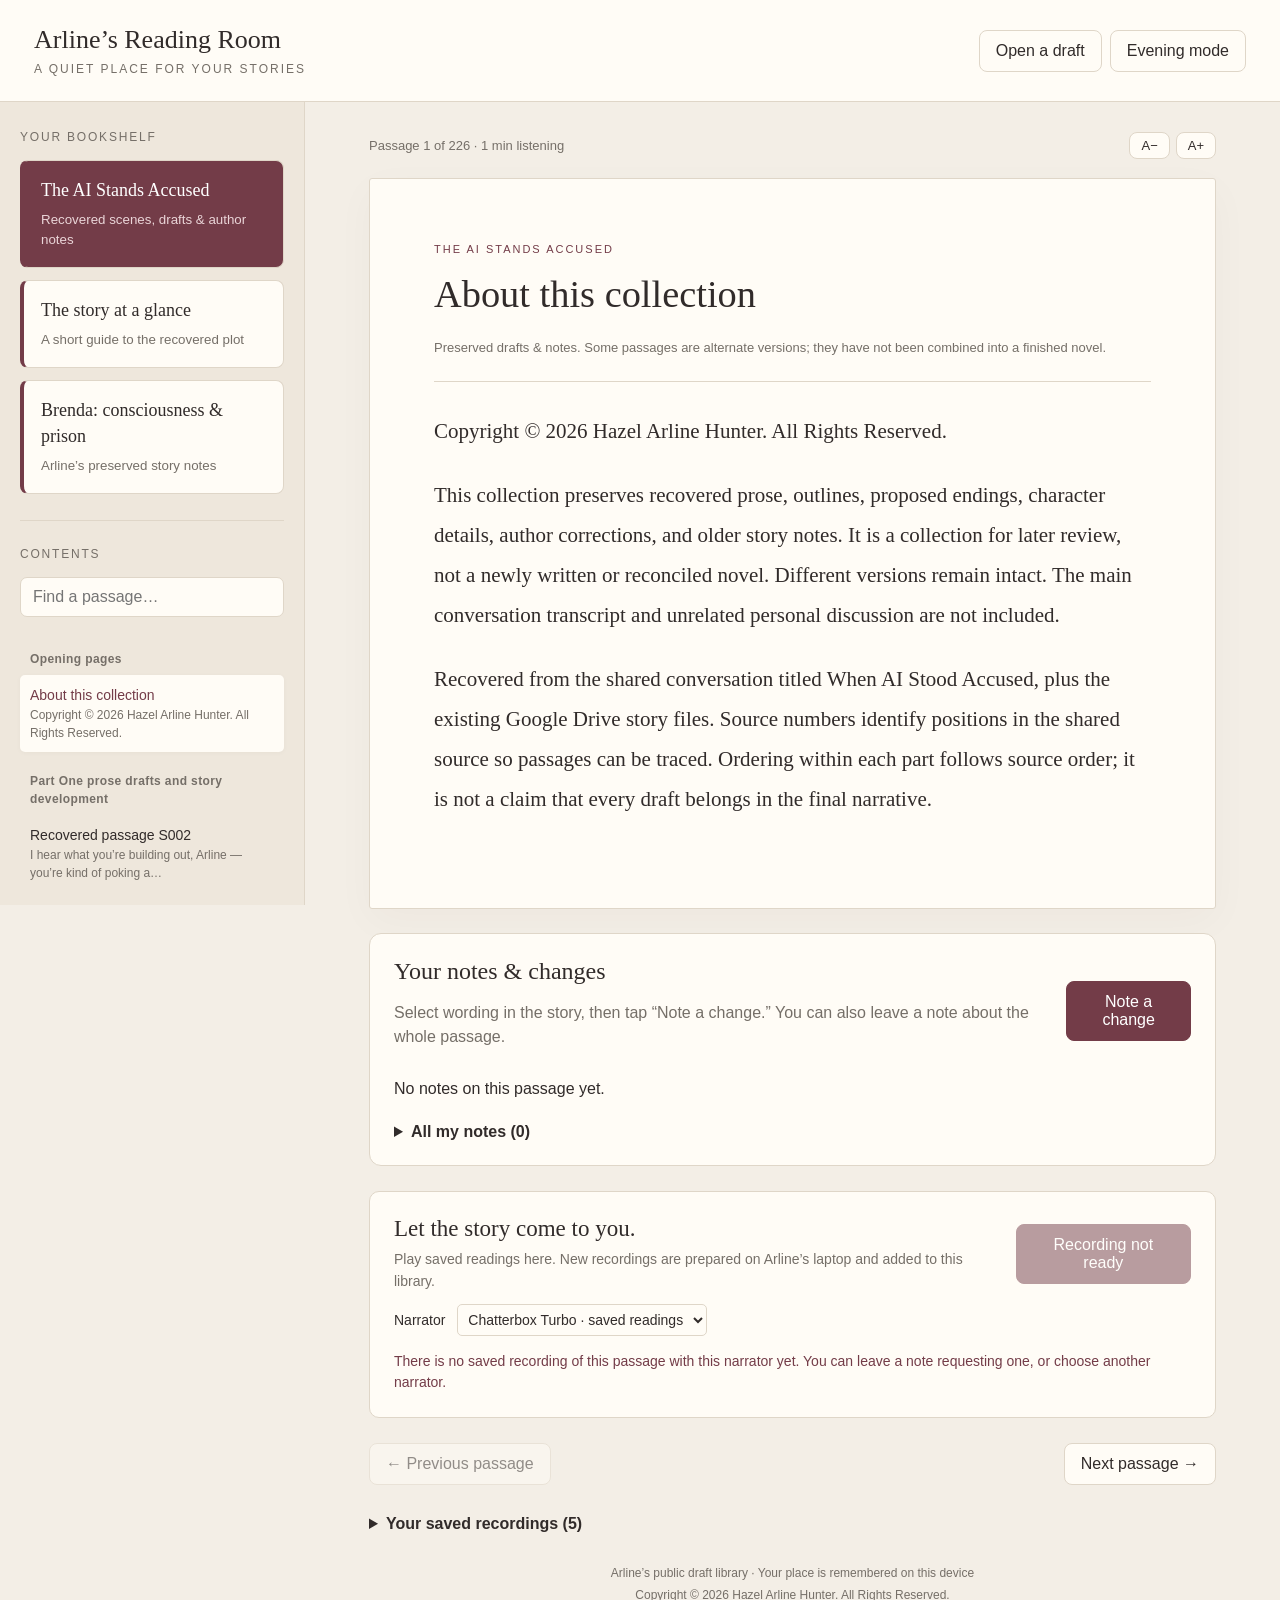
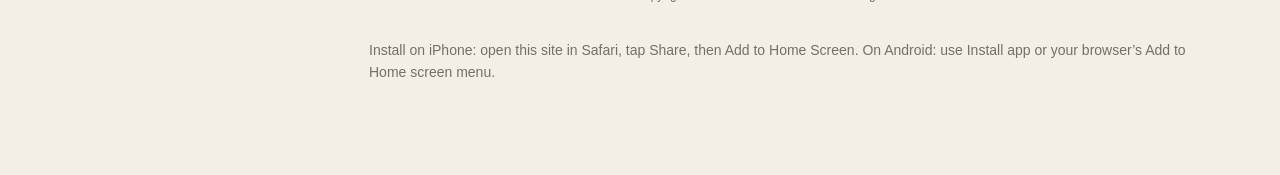
<file: docs/index.html>
<!doctype html>
<html lang="en"><head><meta charset="utf-8"><meta name="viewport" content="width=device-width, initial-scale=1"><meta name="theme-color" content="#733c48"><link rel="manifest" href="./manifest.webmanifest"><link rel="icon" type="image/png" href="./icons/icon-192.png"><title>Arline’s Reading Room</title>
<link rel="stylesheet" href="./annotations.css"><style>
:root{--bg:#f3eee6;--paper:#fffcf6;--ink:#312b2a;--muted:#756f68;--line:#dfd6c8;--accent:#733c48;--gold:#b49252;--font:21px;--sidebar:#eee7dc}*{box-sizing:border-box}body{margin:0;background:var(--bg);color:var(--ink);font-family:Segoe UI,Arial,sans-serif}button,input,select{font:inherit}button{cursor:pointer;border:1px solid var(--line);background:var(--paper);color:var(--ink);border-radius:8px;padding:11px 16px}button:hover{border-color:var(--accent)}button:focus-visible,input:focus-visible,select:focus-visible,a:focus-visible{outline:3px solid var(--gold);outline-offset:3px}button:disabled{opacity:.5;cursor:wait}.primary{background:var(--accent);color:#fff;border-color:var(--accent)}header{padding:25px 34px;border-bottom:1px solid var(--line);display:flex;align-items:center;justify-content:space-between;gap:20px;background:var(--paper)}.brand{font:26px Georgia,serif}.brand small{display:block;font:12px Segoe UI,sans-serif;letter-spacing:2px;text-transform:uppercase;color:var(--muted);margin-top:7px}.top-tools{display:flex;gap:8px}.layout{display:grid;grid-template-columns:305px 1fr;min-height:calc(100vh - 97px)}aside{background:var(--sidebar);border-right:1px solid var(--line);padding:28px 20px;max-height:calc(100vh - 97px);overflow:auto;position:sticky;top:0}h2.label{font:12px Segoe UI,sans-serif;text-transform:uppercase;letter-spacing:1.8px;color:var(--muted);margin:0 0 16px}.book{width:100%;text-align:left;margin-bottom:12px;padding:17px;display:block;border-left:4px solid var(--accent)}.book strong{display:block;font:18px Georgia,serif;line-height:1.4}.book small{display:block;color:var(--muted);line-height:1.5;margin-top:7px}.book.active{background:var(--accent);color:#fff}.book.active small{color:#ead5d8}.rule{height:1px;background:var(--line);margin:26px 0}#search{width:100%;padding:10px 12px;border:1px solid var(--line);border-radius:7px;background:var(--paper);color:var(--ink);margin-bottom:13px}.toc-item{display:block;border:0;border-radius:5px;background:transparent;width:100%;text-align:left;padding:10px;font-size:14px;line-height:1.5}.toc-item.active{background:var(--paper);color:var(--accent);box-shadow:0 1px 5px #312b2a09}.toc-item small{display:block;font-size:12px;color:var(--muted)}.part{font-size:12px;letter-spacing:.4px;font-weight:600;color:var(--muted);margin:20px 10px 7px;line-height:1.5}.main{padding:30px clamp(20px,5vw,80px) 60px;max-width:1150px;width:100%;margin:auto}.breadcrumb{font-size:13px;color:var(--muted);margin-bottom:19px;display:flex;justify-content:space-between;gap:16px;align-items:center}.settings{display:flex;gap:6px}.settings button{padding:5px 11px}.paper{background:var(--paper);border:1px solid var(--line);border-radius:3px;box-shadow:0 12px 40px #36282108;padding:clamp(24px,5vw,66px)}.eyebrow{color:var(--accent);font-size:11px;letter-spacing:2px;text-transform:uppercase;margin-bottom:16px}.paper h1{font:clamp(28px,3vw,42px)/1.2 Georgia,serif;margin:0 0 20px}.note{font-size:13px;line-height:1.7;color:var(--muted);margin:0 0 30px;padding-bottom:22px;border-bottom:1px solid var(--line)}#prose{font:var(--font)/1.9 Georgia,'Times New Roman',serif;overflow-wrap:anywhere}#prose p{margin:0 0 1.15em}#prose h2,#prose h3,#prose h4{font-family:Georgia,serif;line-height:1.4;margin:1.6em 0 .7em}#prose h2{font-size:1.4em}#prose h3{font-size:1.2em}#prose blockquote{border-left:2px solid var(--gold);margin:20px 0;padding:0 20px;color:var(--muted)}#prose li{margin-bottom:.5em}#prose table{font-size:16px;border-collapse:collapse;width:100%}#prose td,#prose th{padding:9px;border-bottom:1px solid var(--line);text-align:left}#prose pre{white-space:pre-wrap;font:16px/1.8 Consolas,monospace}.listen{margin-top:25px;padding:24px;background:var(--paper);border:1px solid var(--line);border-radius:10px}.listen-top{display:flex;justify-content:space-between;gap:20px;align-items:center}.listen h2{font:23px Georgia,serif;margin:0 0 6px}.listen p{font-size:14px;color:var(--muted);line-height:1.6;margin:0}#status{margin-top:15px;font-size:14px;line-height:1.5;color:var(--accent)}audio{width:100%;margin-top:18px}.play-tools{display:flex;gap:12px;align-items:center;font-size:14px;margin-top:12px}select{padding:6px;color:var(--ink);background:var(--paper);border:1px solid var(--line);border-radius:5px}.nav{display:flex;justify-content:space-between;margin-top:25px;gap:14px}.saved-panel{margin-top:30px}details summary{cursor:pointer;font-size:16px;font-weight:600}#recordings{margin-top:14px;display:grid;gap:10px}.recording{display:flex;gap:12px;align-items:center;justify-content:space-between;padding:15px;background:var(--paper);border:1px solid var(--line);border-radius:8px}.recording strong{font:17px Georgia,serif}.recording small{display:block;color:var(--muted);font-size:12px;margin-top:5px}.footer{font-size:12px;color:var(--muted);line-height:1.8;margin-top:30px;text-align:center}.dark{--bg:#211f24;--paper:#2b282f;--ink:#e6dfd5;--muted:#b0a8a1;--line:#46404a;--accent:#c5949e;--sidebar:#26222a}.dark .primary,.dark .book.active{background:#793f50;border-color:#793f50;color:#fff}@media(max-width:850px){header{padding:20px;flex-wrap:wrap}.layout{grid-template-columns:1fr}aside{position:static;max-height:340px;border-right:0;border-bottom:1px solid var(--line)}#books{display:flex;gap:10px;overflow:auto}.book{min-width:230px}aside .rule{margin:12px 0}#toc{max-height:120px;overflow:auto}.main{padding:23px 16px}.listen-top{flex-wrap:wrap}.paper{padding:25px}.brand{font-size:24px}}
.toc-toggle{display:none}@media(max-width:850px){aside{padding:16px 20px;max-height:none}#books{margin-bottom:0}.book{padding:12px;margin-bottom:0;min-width:210px}.book strong{font-size:16px}.book small{font-size:12px;line-height:1.4}.toc-toggle{display:block;width:100%;margin-top:14px;padding:8px}aside .rule,aside h2.contents-label,#search,#toc{display:none}aside.expanded #search,aside.expanded #toc{display:block}aside.expanded #search{margin-top:12px}aside.expanded #toc{max-height:160px}aside h2.label{margin-bottom:10px}.main{padding-top:20px}}
.install-help{color:var(--muted);line-height:1.6;font-size:14px;padding:18px 0}</style></head><body>
<header><div class="brand">Arline’s Reading Room<small>A quiet place for your stories</small></div><div class="top-tools"><button id="install" hidden>Install app</button><button id="open">Open a draft</button><button id="theme" aria-label="Switch between light and dark appearance">Evening mode</button><input id="file" type="file" accept=".txt,.md" hidden></div></header>
<div class="layout"><aside aria-label="Story library and contents"><h2 class="label">Your bookshelf</h2><div id="books"></div><div class="rule"></div><h2 class="label contents-label">Contents</h2><button id="tocToggle" class="toc-toggle" aria-expanded="false">Show passages & search</button><input id="search" placeholder="Find a passage…" aria-label="Search passages"><nav id="toc" aria-label="Passages"></nav></aside>
<main class="main"><div class="breadcrumb"><span id="position">Opening your library…</span><div class="settings"><button id="smaller" aria-label="Make text smaller">A−</button><button id="larger" aria-label="Make text larger">A+</button></div></div>
<article class="paper"><div class="eyebrow" id="booklabel">The AI Stands Accused</div><h1 id="title">Welcome to your reading room</h1><p class="note" id="note">Your writing stays saved as it is. Read a passage here, or prepare a recording to listen to whenever you like.</p><div id="prose"></div></article>
<section class="listen" aria-label="Read aloud"><div class="listen-top"><div><h2>Let the story come to you.</h2><p>Play saved readings here. New recordings are prepared on Arline’s laptop and added to this library.</p></div><button class="primary" id="prepare">Prepare read-aloud</button></div><div class="play-tools"><label for="voice">Narrator</label><select id="voice" aria-label="Narrator"><option value="windows:zira">Loading narrators…</option></select></div><div id="status" role="status" aria-live="polite">Saved narration plays on your phone, including offline after it has downloaded.</div><div id="player" hidden><audio id="audio" controls preload="metadata"></audio><div class="play-tools"><label for="speed">Listening speed</label><select id="speed"><option value="0.8">Gentle · 0.8×</option><option value="1" selected>Normal · 1×</option><option value="1.15">Brisk · 1.15×</option></select><a id="download" download="story.wav">Save recording</a></div></div></section>
<div class="nav"><button id="previous">← Previous passage</button><button id="next">Next passage →</button></div>
<details class="saved-panel"><summary>Your saved recordings <span id="savedCount"></span></summary><div id="recordings"></div></details>
<div class="footer">Arline’s public draft library · Your place is remembered on this device<br>Copyright © 2026 Hazel Arline Hunter. All Rights Reserved.</div><p class="install-help">Install on iPhone: open this site in Safari, tap Share, then Add to Home Screen. On Android: use Install app or your browser’s Add to Home screen menu.</p></main></div>
<script src="./phone-platform.js"></script><script>
const $=id=>document.getElementById(id);let books=[],sections=[],current=0,bookId='',bookName='',sourceName='',recordings=[],pending=null,polling=false;
let installPrompt=null;
window.addEventListener('beforeinstallprompt',event=>{event.preventDefault();installPrompt=event;$('install').hidden=false});
window.addEventListener('appinstalled',()=>{$('install').hidden=true;installPrompt=null});
$('install').onclick=async()=>{if(installPrompt){await installPrompt.prompt();const answer=await installPrompt.userChoice;if(answer.outcome==='accepted')$('install').hidden=true;installPrompt=null}};
if('serviceWorker' in navigator)navigator.serviceWorker.register('./sw.js').catch(()=>{});
function narrator(){const [engine,voice]=$('voice').value.split(':');return {engine,voice}}
async function loadVoices(){const choices=(await api('/api/voices')).voices;$('voice').replaceChildren();choices.forEach(v=>{const option=document.createElement('option');option.value=v.id;option.textContent=v.label;$('voice').append(option)});const saved=localStorage.getItem('arline-voice');if(choices.some(v=>v.id===saved))$('voice').value=saved}
$('voice').onchange=()=>{localStorage.setItem('arline-voice',$('voice').value);matchRecording().catch(e=>$('status').textContent=e.message)};
$('tocToggle').onclick=()=>{const expanded=document.querySelector('aside').classList.toggle('expanded');$('tocToggle').textContent=expanded?'Hide contents':'Show passages & search';$('tocToggle').setAttribute('aria-expanded',expanded?'true':'false')};
const esc=s=>s.replace(/&/g,'&amp;').replace(/</g,'&lt;').replace(/>/g,'&gt;').replace(/"/g,'&quot;');
function inline(s){return esc(s).replace(/\*\*([^*]+)\*\*/g,'<strong>$1</strong>').replace(/\*([^*]+)\*/g,'<em>$1</em>').replace(/`([^`]+)`/g,'<code>$1</code>').replace(/\[([^\]]+)\]\([^)]+\)/g,'$1');}
function markdown(text){let html='',para=[],list=false,code=false,table=false;const flush=()=>{if(para.length){html+='<p>'+inline(para.join(' '))+'</p>';para=[]}};const close=()=>{if(list){html+='</ul>';list=false}if(table){html+='</tbody></table>';table=false}};for(const line of text.split('\n')){if(line.startsWith('```')){flush();close();html+=code?'</code></pre>':'<pre><code>';code=!code;continue}if(code){html+=esc(line)+'\n';continue}if(!line.trim()){flush();close();continue}const h=line.match(/^(#{1,6})\s+(.*)/);if(h){flush();close();let n=Math.min(4,h[1].length);html+=`<h${n}>${inline(h[2])}</h${n}>`;continue}if(/^\s*[-*]\s/.test(line)){flush();if(!list){html+='<ul>';list=true}html+='<li>'+inline(line.replace(/^\s*[-*]\s/,''))+'</li>';continue}if(/^\s*\d+[.)]\s/.test(line)){flush();close();html+='<p>'+inline(line)+'</p>';continue}if(line.startsWith('|')){flush();if(/^\|[\s:|-]+\|$/.test(line))continue;if(!table){html+='<table><tbody>';table=true}html+='<tr>'+line.replace(/^\||\|$/g,'').split('|').map(s=>'<td>'+inline(s.trim())+'</td>').join('')+'</tr>';continue}if(line.startsWith('>')){flush();close();html+='<blockquote>'+inline(line.replace(/^>\s?/,''))+'</blockquote>';continue}if(/^[-*_]{3,}$/.test(line)){flush();close();html+='<hr>';continue}close();para.push(line)}flush();close();if(code)html+='</code></pre>';return html}
const speechText=text=>text.replace(/^#{1,6}\s+/gm,'').replace(/\[([^\]]+)\]\([^)]+\)/g,'$1').replace(/[*_`]/g,'').replace(/^\|[\s:|-]+\|$/gm,'').replace(/\|/g,', ').replace(/^>\s?/gm,'');
async function api(path,data){if(window.READING_ROOM_STATIC)return window.readingRoomAPI(path,data);const r=await fetch(path,data?{method:'POST',headers:{'Content-Type':'application/json'},body:JSON.stringify(data)}:{});const v=await r.json();if(!r.ok)throw new Error(v.error||'Unable to complete that request');return v}
function parse(text){const out=[];let part='Opening pages',title='About this collection',lines=[];function add(){if(lines.join('').trim())out.push({title,part,text:lines.join('\n')});lines=[]}const hasPassages=/^### /m.test(text);for(const line of text.split('\n')){const h=line.match(/^(#{1,3})\s+(.*)/);if(h&&((hasPassages&&h[1].length===3)||(!hasPassages&&h[1].length===2))){add();title=h[2];continue}if(h&&h[1].length===2&&hasPassages){add();part=h[2];title=part;continue}if(h&&h[1].length===1&&out.length===0&&lines.length===0){continue}lines.push(line)}add();return out.length?out:[{title:'Your draft',part:'Draft',text}]}
function savePlace(){localStorage.setItem('arline-place-'+bookId,JSON.stringify({index:current,scroll:window.scrollY}));localStorage.setItem('arline-last-book',bookId)}
function toc(){const query=$('search').value.toLowerCase();$('toc').replaceChildren();let part='';sections.forEach((s,i)=>{if(query&&!s.title.toLowerCase().includes(query)&&!s.text.toLowerCase().includes(query))return;if(s.part!==part){part=s.part;const label=document.createElement('div');label.className='part';label.textContent=part;$('toc').append(label)}const button=document.createElement('button');button.className='toc-item'+(current===i?' active':'');button.textContent=s.title;const preview=document.createElement('small');const snippet=speechText(s.text).split('\n').find(l=>l.trim().length>35)||'';preview.textContent=snippet.slice(0,65)+(snippet.length>65?'…':'');button.append(preview);button.onclick=()=>show(i,true);$('toc').append(button)})}
function audio(url){$('audio').pause();$('audio').src=url;$('audio').playbackRate=Number($('speed').value);$('download').href=url;$('player').hidden=false}
async function matchRecording(){const s=sections[current];if(!s)return;const selected=narrator();const hash=[...new Uint8Array(await crypto.subtle.digest('SHA-256',new TextEncoder().encode(speechText(s.text).trim())))].map(n=>n.toString(16).padStart(2,'0')).join('');const r=recordings.find(r=>r.text_sha256===hash&&(r.engine||'windows')===selected.engine&&(r.voice||'zira')===selected.voice);if(r){audio(r.audio);$('status').textContent='This passage is ready. Press play whenever you like.';$('prepare').textContent='Play saved reading'}else{$('audio').pause();$('player').hidden=true;$('status').textContent='There is no saved recording of this passage with this narrator yet. You can leave a note requesting one, or choose another narrator.';$('prepare').textContent='Recording not ready'}}
$('audio').addEventListener('loadedmetadata',()=>{const saved=Number(localStorage.getItem('arline-audio-'+$('audio').getAttribute('src'))||0);if(saved>0&&saved<$('audio').duration-2)$('audio').currentTime=saved});
$('audio').addEventListener('timeupdate',()=>{localStorage.setItem('arline-audio-'+$('audio').getAttribute('src'),String(Math.floor($('audio').currentTime)))});
$('audio').addEventListener('ended',()=>{localStorage.setItem('arline-audio-'+$('audio').getAttribute('src'),'0')});
function show(i,scroll){$('audio').pause();current=Math.max(0,Math.min(i,sections.length-1));const s=sections[current];$('title').textContent=s.title;$('booklabel').textContent=bookName;$('prose').innerHTML=markdown(s.text);$('position').textContent=`Passage ${current+1} of ${sections.length} · ${Math.ceil(speechText(s.text).split(/\s+/).length/145)} min listening`;$('note').textContent=bookId==='story'?'Preserved drafts & notes. Some passages are alternate versions; they have not been combined into a finished novel.':'Your original wording is preserved. The reading room does not edit your draft.';$('previous').disabled=current===0;$('next').disabled=current===sections.length-1;toc();if(scroll)window.scrollTo({top:0,behavior:'smooth'});savePlace();matchRecording().catch(e=>$('status').textContent=e.message)}
async function loadBook(id){try{const book=books.find(b=>b.id===id);const v=await api('/api/book/'+id);bookId=id;bookName=book.title;sourceName=v.name;sections=parse(v.text);let place;try{place=JSON.parse(localStorage.getItem('arline-place-'+id)||'{}')}catch{place={}}$('search').value='';drawBooks();show(place.index||0,false);setTimeout(()=>window.scrollTo(0,place.scroll||0),100)}catch(e){$('status').textContent=e.message}}
function drawBooks(){$('books').replaceChildren();books.forEach(b=>{const button=document.createElement('button');button.className='book'+(b.id===bookId?' active':'');const title=document.createElement('strong');title.textContent=b.title;const sub=document.createElement('small');sub.textContent=b.subtitle;button.append(title,sub);button.onclick=()=>loadBook(b.id);$('books').append(button)})}
async function refreshRecordings(){recordings=(await api('/api/recordings')).recordings;$('savedCount').textContent=recordings.length?'('+recordings.length+')':'';$('recordings').replaceChildren();if(!recordings.length){$('recordings').textContent='Your prepared recordings will appear here.';return}recordings.forEach(r=>{const row=document.createElement('div');row.className='recording';const name=document.createElement('div');const title=document.createElement('strong');title.textContent=r.title;const date=document.createElement('small');const label=r.engine==='chatterbox'?'Chatterbox Turbo':r.engine==='kokoro'?'Kokoro · '+r.voice:'Windows narrator';date.textContent=label+' · '+r.created.replace('T',' · ');name.append(title,date);const button=document.createElement('button');button.textContent='Listen';button.onclick=()=>{audio(r.audio);$('status').textContent='Playing saved recording: '+r.title;$('audio').play().catch(()=>{});$('player').scrollIntoView({behavior:'smooth',block:'center'})};row.append(name,button);$('recordings').append(row)})}
async function poll(){if(window.READING_ROOM_STATIC){$('prepare').disabled=$('player').hidden;return;}if(polling)return;polling=true;try{const state=await api('/api/status');$('prepare').disabled=state.status==='running';if(state.status==='running')$('status').textContent=state.message+' — you can close this window and return later while the laptop stays awake.';if(state.status==='error')$('status').textContent='Could not prepare the recording: '+state.message;if(state.status==='done'&&state.audio&&pending){await refreshRecordings();await matchRecording();pending=null;}if(state.status==='done'&&state.audio&&!recordings.some(r=>r.audio===state.audio)){await refreshRecordings();await matchRecording()}}catch(e){$('prepare').disabled=true;$('status').textContent='Offline reader: saved pages and previously played recordings are available. Open the desktop shortcut to prepare new narration.'}finally{polling=false}}
$('prepare').onclick=async()=>{try{if(!$('player').hidden){await $('audio').play();return}const s=sections[current];await api('/api/speak',{text:speechText(s.text),title:bookName+' — '+s.title,source:sourceName,...narrator()});pending=true;$('prepare').disabled=true;$('status').textContent='Preparing your recording. Its progress and finished audio will be saved for later.'}catch(e){$('status').textContent=e.message}};
$('previous').onclick=()=>show(current-1,true);$('next').onclick=()=>show(current+1,true);$('search').oninput=toc;$('speed').onchange=()=>{$('audio').playbackRate=Number($('speed').value);localStorage.setItem('arline-speed',$('speed').value)};
let size=Number(localStorage.getItem('arline-font')||21);function font(){document.documentElement.style.setProperty('--font',size+'px');localStorage.setItem('arline-font',size)}$('smaller').onclick=()=>{size=Math.max(17,size-2);font()};$('larger').onclick=()=>{size=Math.min(33,size+2);font()};font();
function theme(){const dark=document.body.classList.contains('dark');$('theme').textContent=dark?'Daylight mode':'Evening mode';localStorage.setItem('arline-dark',dark?'yes':'no')}if(localStorage.getItem('arline-dark')==='yes')document.body.classList.add('dark');theme();$('theme').onclick=()=>{document.body.classList.toggle('dark');theme()};
$('open').onclick=()=>$('file').click();function b64(buffer){let binary='';for(const c of new Uint8Array(buffer))binary+=String.fromCharCode(c);return btoa(binary)}
$('file').onchange=async()=>{try{const f=$('file').files[0];if(!f)return;if(f.size>5_000_000)throw new Error('Please choose a draft under 5 MB');const v=await api('/api/extract',{name:f.name,data:b64(await f.arrayBuffer())});bookId='draft-'+f.name;bookName=f.name.replace(/\.[^.]+$/,'');sourceName=f.name;sections=parse(v.text);localStorage.setItem('arline-open-draft',JSON.stringify({id:bookId,name:bookName,source:sourceName,text:v.text}));drawBooks();show(0,true)}catch(e){$('status').textContent=e.message}};
let scrollTimer;window.addEventListener('scroll',()=>{clearTimeout(scrollTimer);scrollTimer=setTimeout(savePlace,300)});window.addEventListener('beforeunload',savePlace);
(async()=>{try{await refreshRecordings();await loadVoices();books=(await api('/api/library')).books;const last=localStorage.getItem('arline-last-book');if(last&&last.startsWith('draft-')){const draft=JSON.parse(localStorage.getItem('arline-open-draft')||'null');if(draft&&draft.id===last){bookId=draft.id;bookName=draft.name;sourceName=draft.source;sections=parse(draft.text);drawBooks();const place=JSON.parse(localStorage.getItem('arline-place-'+bookId)||'{}');show(place.index||0,false);setTimeout(()=>window.scrollTo(0,place.scroll||0),100)}else await loadBook('story')}else await loadBook(books.some(b=>b.id===last)?last:'story');$('speed').value=localStorage.getItem('arline-speed')||'1';await poll();setInterval(poll,2500)}catch(e){$('status').textContent=e.message}})();
</script><script src="./annotations.js"></script></body></html>
</file>
<file: docs/annotations.css>
.annotation-panel{margin:24px 0;padding:24px;background:var(--paper);border:1px solid var(--line);border-radius:12px}.annotation-heading{display:flex;align-items:center;justify-content:space-between;gap:18px}.annotation-heading h2{font:24px Georgia,serif;margin:0 0 8px}.annotation-heading p,.annotation-panel>.note{color:var(--muted);line-height:1.5}.annotation-panel details{margin-top:22px}.annotation-panel summary{cursor:pointer;font-weight:600}.note-tools{display:flex;flex-wrap:wrap;gap:10px;margin-top:14px}.change-card{margin-top:16px;padding:18px;border:1px solid var(--line);border-radius:9px;overflow-wrap:anywhere}.change-card p,.change-card blockquote{white-space:pre-wrap;line-height:1.55}.change-card blockquote{border-left:3px solid var(--gold);margin:14px 0;padding-left:14px;color:var(--muted)}#noteSaveStatus{color:var(--muted);font-size:14px;margin:12px 0}#passageNotes{line-height:1.5}.note-dialog{width:min(640px,calc(100% - 24px));max-height:90dvh;overflow:auto;background:var(--paper);color:var(--ink);border:1px solid var(--line);border-radius:14px;padding:24px}.note-dialog::backdrop{background:#21192199}.note-dialog label{display:block;font-weight:600;margin:18px 0 8px}.note-dialog textarea,.note-dialog select{box-sizing:border-box;width:100%;font:18px/1.5 Segoe UI,Arial,sans-serif;background:var(--bg);color:var(--ink);border:1px solid var(--line);border-radius:8px;padding:12px}.note-dialog textarea{resize:vertical}.note-dialog button{min-height:44px}.note-dialog #saveNote{width:100%}#draftStatus{color:var(--muted);font-size:14px}@media(max-width:600px){.annotation-heading{align-items:flex-start;flex-direction:column}.annotation-panel{padding:18px}.annotation-heading>button{width:100%}.note-dialog{padding:18px}.note-tools button{flex:1 1 170px}}
</file>
